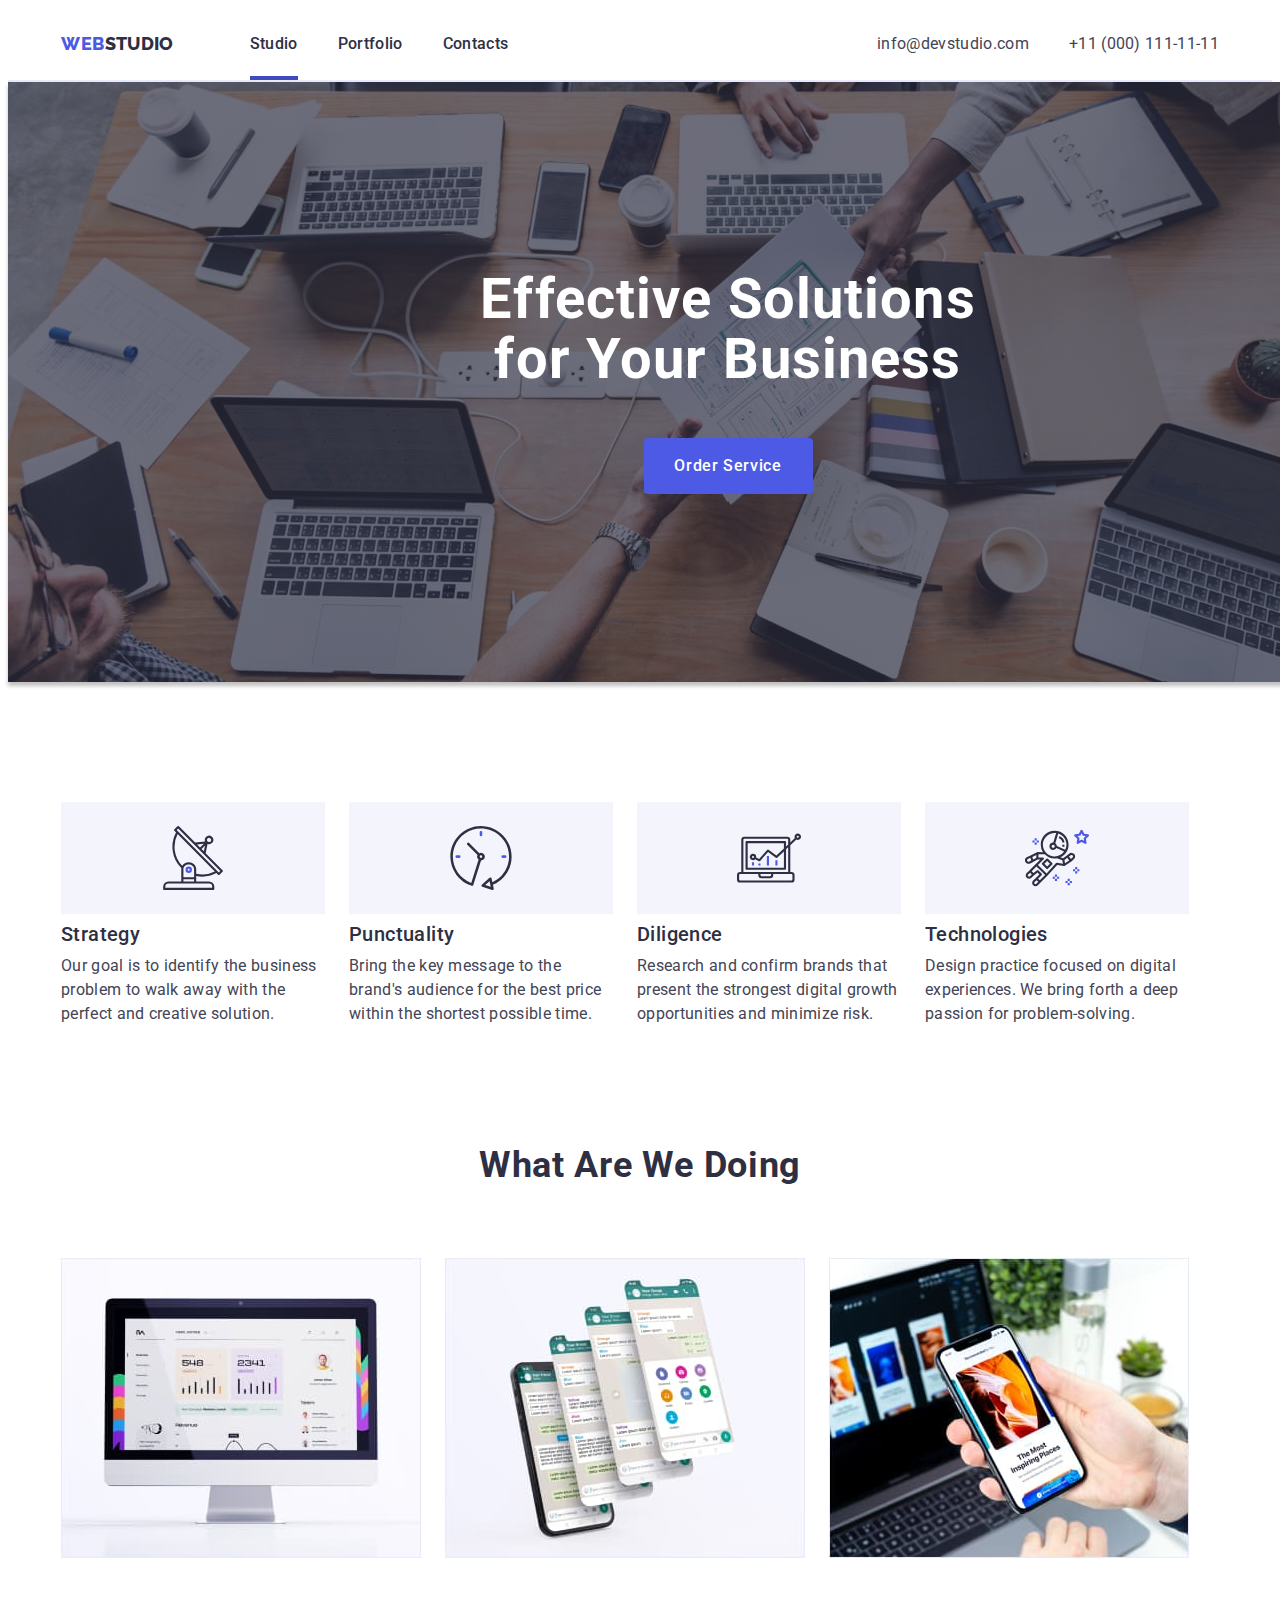
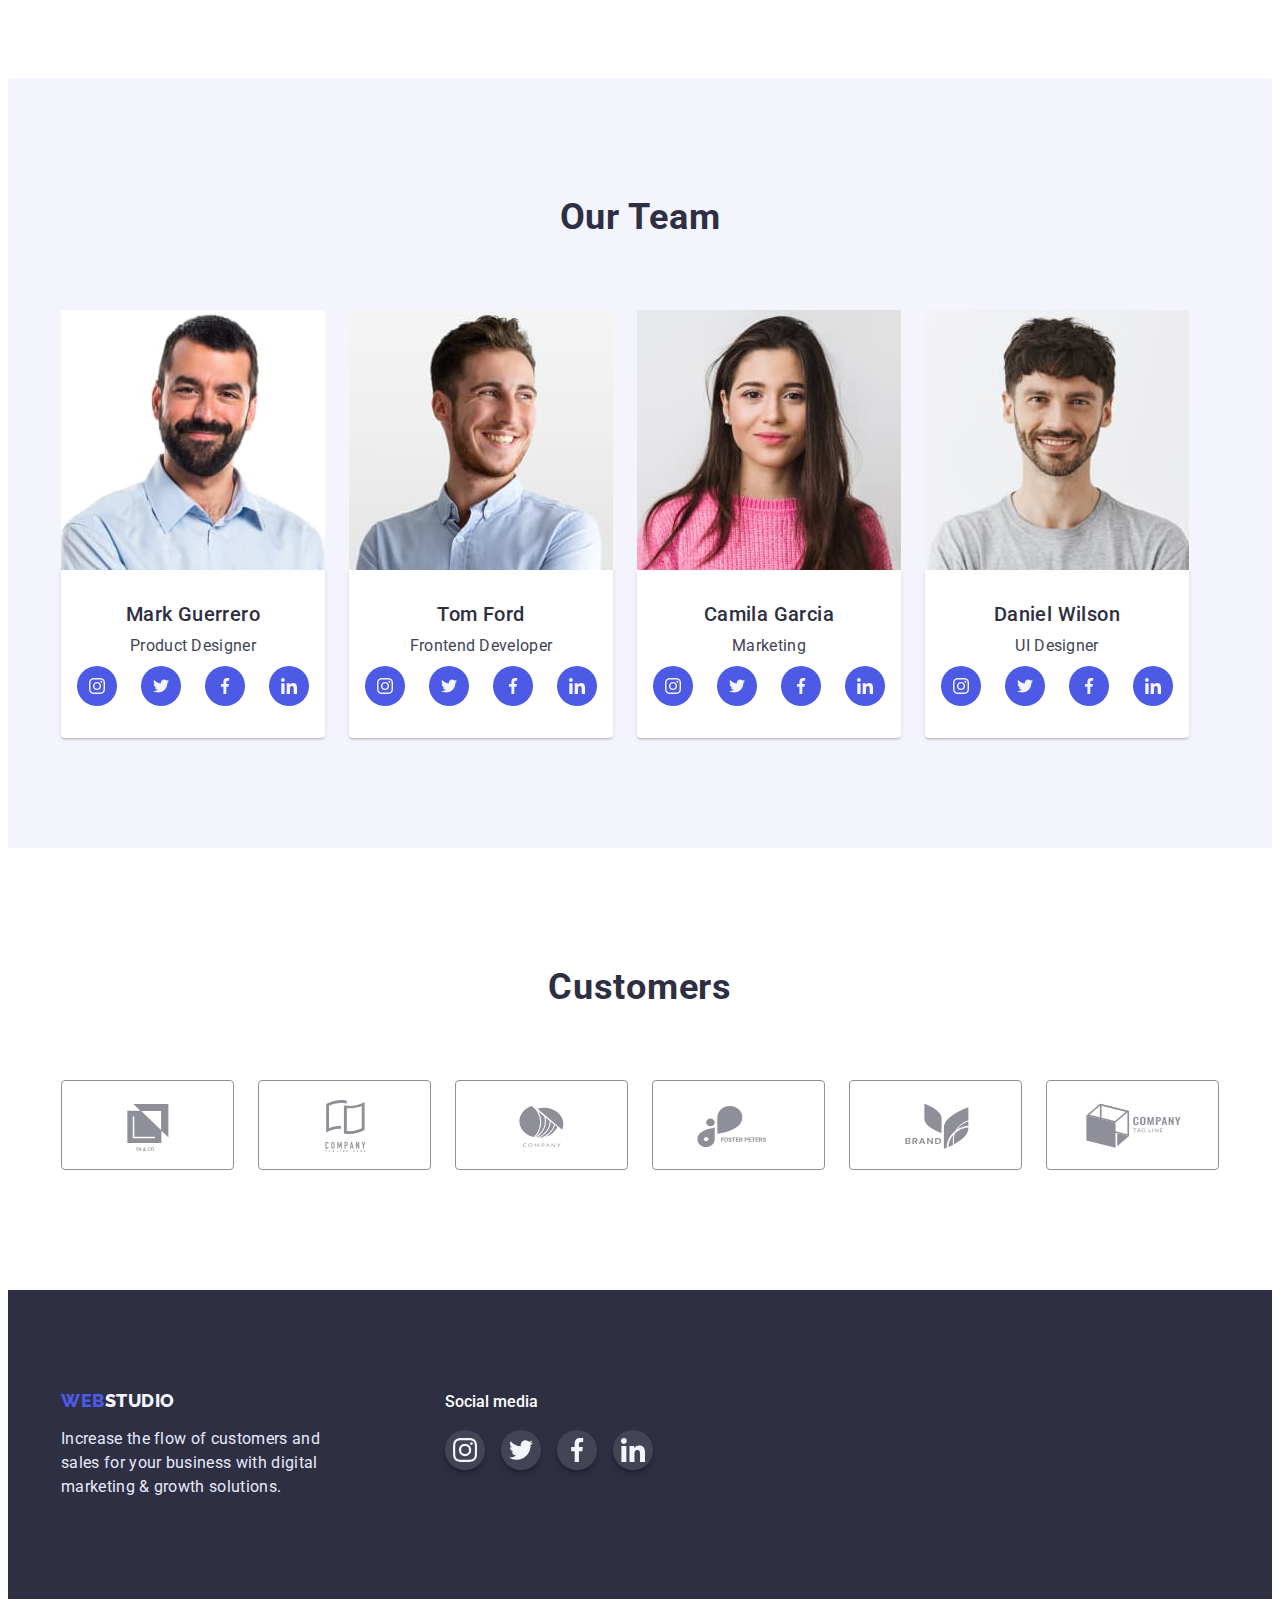
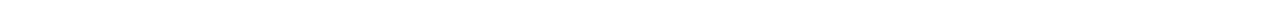
<file: index.html>
<!DOCTYPE html>
<html lang="en">
  <head>
    <meta charset="UTF-8" />
    <meta http-equiv="X-UA-Compatible" content="IE=edge" />
    <meta name="viewport" content="width=device-width, initial-scale=1.0" />
    <title>Webstudio</title>
    <link rel="preconnect" href="https://fonts.googleapis.com" />
    <link rel="preconnect" href="https://fonts.gstatic.com" crossorigin />
    <link
      href="https://fonts.googleapis.com/css2?family=Raleway:wght@800&family=Roboto:wght@400;500;700;900&display=swap"
      rel="stylesheet"
    />
    <link
      rel="stylesheet"
      href="https://cdnjs.cloudflare.com/ajax/libs/modern-normalize/1.1.0/modern-normalize.min.css"
      integrity="sha512-wpPYUAdjBVSE4KJnH1VR1HeZfpl1ub8YT/NKx4PuQ5NmX2tKuGu6U/JRp5y+Y8XG2tV+wKQpNHVUX03MfMFn9Q=="
      crossorigin="anonymous"
      referrerpolicy="no-referrer"
    />
    <link rel="stylesheet" href="./css/styles.css" />
  </head>
  <body>
    <header class="header">
      <div class="container main-nav">
        <nav class="header-nav list">
          <a class="logo link" href="./index.html"
            >Web<span class="logo-studio">Studio</span></a
          >
          <ul class="header-list list">
            <li class="item">
              <a class="header-item current link" href="./index.html">Studio</a>
            </li>
            <li class="item">
              <a class="header-item link" href="./portfolio.html">Portfolio</a>
            </li>
            <li class="item">
              <a class="header-item link" href="">Contacts</a>
            </li>
          </ul>
        </nav>
        <address class="contacts-address">
          <ul class="contacts list">
            <li class="item">
              <a class="contact-li link" href="mailto:info@devstudio.com"
                >info@devstudio.com</a
              >
            </li>
            <li class="item">
              <a class="contact-li link" href="tel:+110001111111"
                >+11 (000) 111-11-11</a
              >
            </li>
          </ul>
        </address>
      </div>
    </header>
    <main>
      <!-- Main banner -->
      <section class="banner">
        <div class="container">
          <h1 class="banner-title">Effective Solutions for Your Business</h1>
          <button class="banner-btn" data-modal-open type="button">Order Service</button>
        </div>
      </section>
      <!-- About company -->
      <section class="company">
        <div class="container">
          <h2 class="title-hidder" hidden>features</h2>
          <ul class="about-company list">
            <li>
              <div class="icon"><svg width="64" height="64" class="company-icon">
                <use href="./images/icon.svg#icon-antenna-1"></use></svg></div>
              <h3 class="guality-company">Strategy</h3>
              <p class="guality-comp-descr">
                Our goal is to identify the business problem to walk away with
                the perfect and creative solution.
              </p>
            </li>
            <li>
              <div class="icon"><svg width="64" height="64" class="company-icon">
                <use href="./images/icon.svg#icon-clock-1"></use></svg></div>
              <h3 class="guality-company">Punctuality</h3>
              <p class="guality-comp-descr">
                Bring the key message to the brand's audience for the best price
                within the shortest possible time.
              </p>
            </li>
            <li>
              <div class="icon"><svg width="64" height="64" class="company-icon">
                <use href="./images/icon.svg#icon-diagram-1"></use></svg></div>
              <h3 class="guality-company">Diligence</h3>
              <p class="guality-comp-descr">
                Research and confirm brands that present the strongest digital
                growth opportunities and minimize risk.
              </p>
            </li>
            <li>
              <div class="icon"><svg width="64" height="64" class="company-icon">
                <use href="./images/icon.svg#icon-astronaut-1"></use></svg></div>
              <h3 class="guality-company">Technologies</h3>
              <p class="guality-comp-descr">
                Design practice focused on digital experiences. We bring forth a
                deep passion for problem-solving.
              </p>
            </li>
          </ul>
        </div>
      </section>
      <!-- What are we doing -->
      <section class="doing">
        <div class="container">
          <h2 class="doing-title">What are we doing</h2>
          <ul class="doing-imgs list">
            <li>
              <img
                src="./images/computer.jpg"
                alt="computer"
                width="360"
                height="300"
              />
            </li>
            <li>
              <img
                src="./images/phone.jpg"
                alt="phone"
                width="360"
                height="300"
              />
            </li>
            <li>
              <img
                src="./images/technologies.jpg"
                alt="technologies"
                width="360"
                height="300"
              />
            </li>
          </ul>
        </div>
      </section>
      <!-- Our team -->
      <section class="team">
        <div class="container">
          <h2 class="our-team">Our Team</h2>
          <ul class="list-team list">
            <li>
              <img
                src="./images/Mark.jpg"
                alt="Mark"
                width="264"
                height="260"
              />
              <div class="data">
                <h3 class="name">Mark Guerrero</h3>
                <p class="direction">Product Designer</p>
                <ul class="ul team-list list">
                  <li class="team-soc-item">
                    <a class="team-soc-link link" href=""><svg width="16" height="16" class="team-soc-icon">
                        <use href="./images/icon.svg#icon-instagram-2"></use></svg></a></li>
                  <li class="team-soc-item">
                    <a class="team-soc-link link" href=""><svg width="16" height="16" class="team-soc-icon">
                        <use href="./images/icon.svg#icon-twitter-1"></use></svg></a></li>
                  <li class="team-soc-item">
                    <a class="team-soc-link link" href=""><svg width="16" height="16" class="team-soc-icon">
                        <use href="./images/icon.svg#icon-facebook-1"></use></svg></a></li>
                  <li class="team-soc-item">
                    <a class="team-soc-link link" href=""><svg width="16" height="16" class="team-soc-icon">
                        <use href="./images/icon.svg#icon-linkedin-1"></use></svg></a></li>
                </ul>
              </div>
            </li>
            <li>
              <img 
              src="./images/Tom.jpg" 
              alt="Tom" 
              width="264" 
              height="260" 
              />
              <div class="data">
                <h3 class="name">Tom Ford</h3>
                <p class="direction">Frontend Developer</p>
                <ul class="ul team-list list">
                  <li class="team-soc-item">
                    <a class="team-soc-link link" href=""><svg width="16" height="16" class="team-soc-icon">
                        <use href="./images/icon.svg#icon-instagram-2"></use></svg></a></li>
                  <li class="team-soc-item">
                    <a class="team-soc-link link" href=""><svg width="16" height="16" class="team-soc-icon">
                        <use href="./images/icon.svg#icon-twitter-1"></use></svg></a></li>
                  <li class="team-soc-item">
                    <a class="team-soc-link link" href=""><svg width="16" height="16" class="team-soc-icon">
                        <use href="./images/icon.svg#icon-facebook-1"></use></svg></a></li>
                  <li class="team-soc-item">
                    <a class="team-soc-link link" href=""><svg width="16" height="16" class="team-soc-icon">
                        <use href="./images/icon.svg#icon-linkedin-1"></use></svg></a></li>
                </ul>
              </div>
            </li>
            <li>
              <img
                src="./images/Camila.jpg"
                alt="Camila"
                width="264"
                height="260"
              />
              <div class="data">
                <h3 class="name">Camila Garcia</h3>
                <p class="direction">Marketing</p>
                <ul class="ul team-list list">
                  <li class="team-soc-item">
                    <a class="team-soc-link link" href=""><svg width="16" height="16" class="team-soc-icon">
                        <use href="./images/icon.svg#icon-instagram-2"></use></svg></a></li>
                  <li class="team-soc-item">
                    <a class="team-soc-link link" href=""><svg width="16" height="16" class="team-soc-icon">
                        <use href="./images/icon.svg#icon-twitter-1"></use></svg></a></li>
                  <li class="team-soc-item">
                    <a class="team-soc-link link" href=""><svg width="16" height="16" class="team-soc-icon">
                        <use href="./images/icon.svg#icon-facebook-1"></use></svg></a></li>
                  <li class="team-soc-item">
                    <a class="team-soc-link link" href=""><svg width="16" height="16" class="team-soc-icon">
                        <use href="./images/icon.svg#icon-linkedin-1"></use></svg></a></li>
                </ul>
              </div>
            </li>
            <li>
              <img
                src="./images/Daniel.jpg"
                alt="Daniel"
                width="264"
                height="260"
              />
              <div class="data">
                <h3 class="name">Daniel Wilson</h3>
                <p class="direction">UI Designer</p>
                <ul class="ul team-list list">
                  <li class="team-soc-item">
                    <a class="team-soc-link link" href=""><svg width="16" height="16" class="team-soc-icon">
                        <use href="./images/icon.svg#icon-instagram-2"></use></svg></a></li>
                  <li class="team-soc-item">
                    <a class="team-soc-link link" href=""><svg width="16" height="16" class="team-soc-icon">
                        <use href="./images/icon.svg#icon-twitter-1"></use></svg></a></li>
                  <li class="team-soc-item">
                    <a class="team-soc-link link" href=""><svg width="16" height="16" class="team-soc-icon">
                        <use href="./images/icon.svg#icon-facebook-1"></use></svg></a></li>
                  <li class="team-soc-item">
                    <a class="team-soc-link link" href=""><svg width="16" height="16" class="team-soc-icon">
                        <use href="./images/icon.svg#icon-linkedin-1"></use></svg></a></li>
                </ul>
              </div>
            </li>
          </ul>
        </div>
      </section>
      <!-- Customers -->
      <section class="customers">
        <div class="container">
          <h2 class="title-customers">Customers</h2>
          <ul class="our-customers list">
            <li class="box"><a class="box-icon" href=""><svg width="104" height="56" class="customer-icon">
              <use href="./images/icon.svg#icon-Logo"></use></svg></a></li>
            <li class="box"><a class="box-icon" href=""><svg width="104" height="56" class="customer-icon">
              <use href="./images/icon.svg#icon-Logo-1"></use></svg></a></li>
            <li class="box"><a class="box-icon" href=""><svg width="104" height="56" class="customer-icon">
              <use href="./images/icon.svg#icon-Logo-2"></use></svg></a></li>
            <li class="box"><a class="box-icon" href=""><svg width="104" height="56" class="customer-icon">
              <use href="./images/icon.svg#icon-Logo-3"></use></svg></a></li>
            <li class="box"><a class="box-icon" href=""><svg width="104" height="56" class="customer-icon">
              <use href="./images/icon.svg#icon-Logo-4"></use></svg></a></li>
            <li class="box"><a class="box-icon" href=""><svg width="104" height="56" class="customer-icon">
              <use href="./images/icon.svg#icon-Logo-5"></use></svg></a></li>
          </ul>
        </div>
      </section>
    </main>
    <footer class="footer">
      <div class="container logo-soc">
        <div class="footer-container">
          <a class="logo-footer link" href="./index.html"
            >Web<span class="studio-footer">Studio</span>
          </a>
          <p class="page-footer">
            Increase the flow of customers and sales for your business with
            digital marketing & growth solutions.
          </p>
        </div>
        <div class="footer-soc">
          <p class="title-footer-soc">Social media</p>
          <ul class="ul foorer-soc-list list">
            <li class="footer-soc-item">
              <a class="footer-soc-link link" href=""><svg width="24" height="24" class="footer-soc-icon">
                  <use href="./images/icon.svg#icon-instagram-2"></use></svg></a></li>
            <li class="footer-soc-item">
              <a class="footer-soc-link link" href=""><svg width="24" height="24" class="footer-soc-icon">
                  <use href="./images/icon.svg#icon-twitter-1"></use></svg></a></li>
            <li class="footer-soc-item">
              <a class="footer-soc-link link" href=""><svg width="24" height="24" class="footer-soc-icon">
                  <use href="./images/icon.svg#icon-facebook-1"></use></svg></a></li>
            <li class="footer-soc-item">
              <a class="footer-soc-link link" href=""><svg width="24" height="24" class="footer-soc-icon">
                  <use href="./images/icon.svg#icon-linkedin-1"></use></svg></a></li>
          </ul> 
 </div>
      </div>
    </footer>
    <div class="backdrop is-hidden" data-modal>
    <div class="modal">
      <button type="button" class="close-icom" data-modal-close><svg width="24" height="24"><use href="./images/icon.svg#icon-close-1"></use></svg></button>
    </div>
  </div>
    <script src="./js/modal.js"></script>
  </body>
</html>
</file>
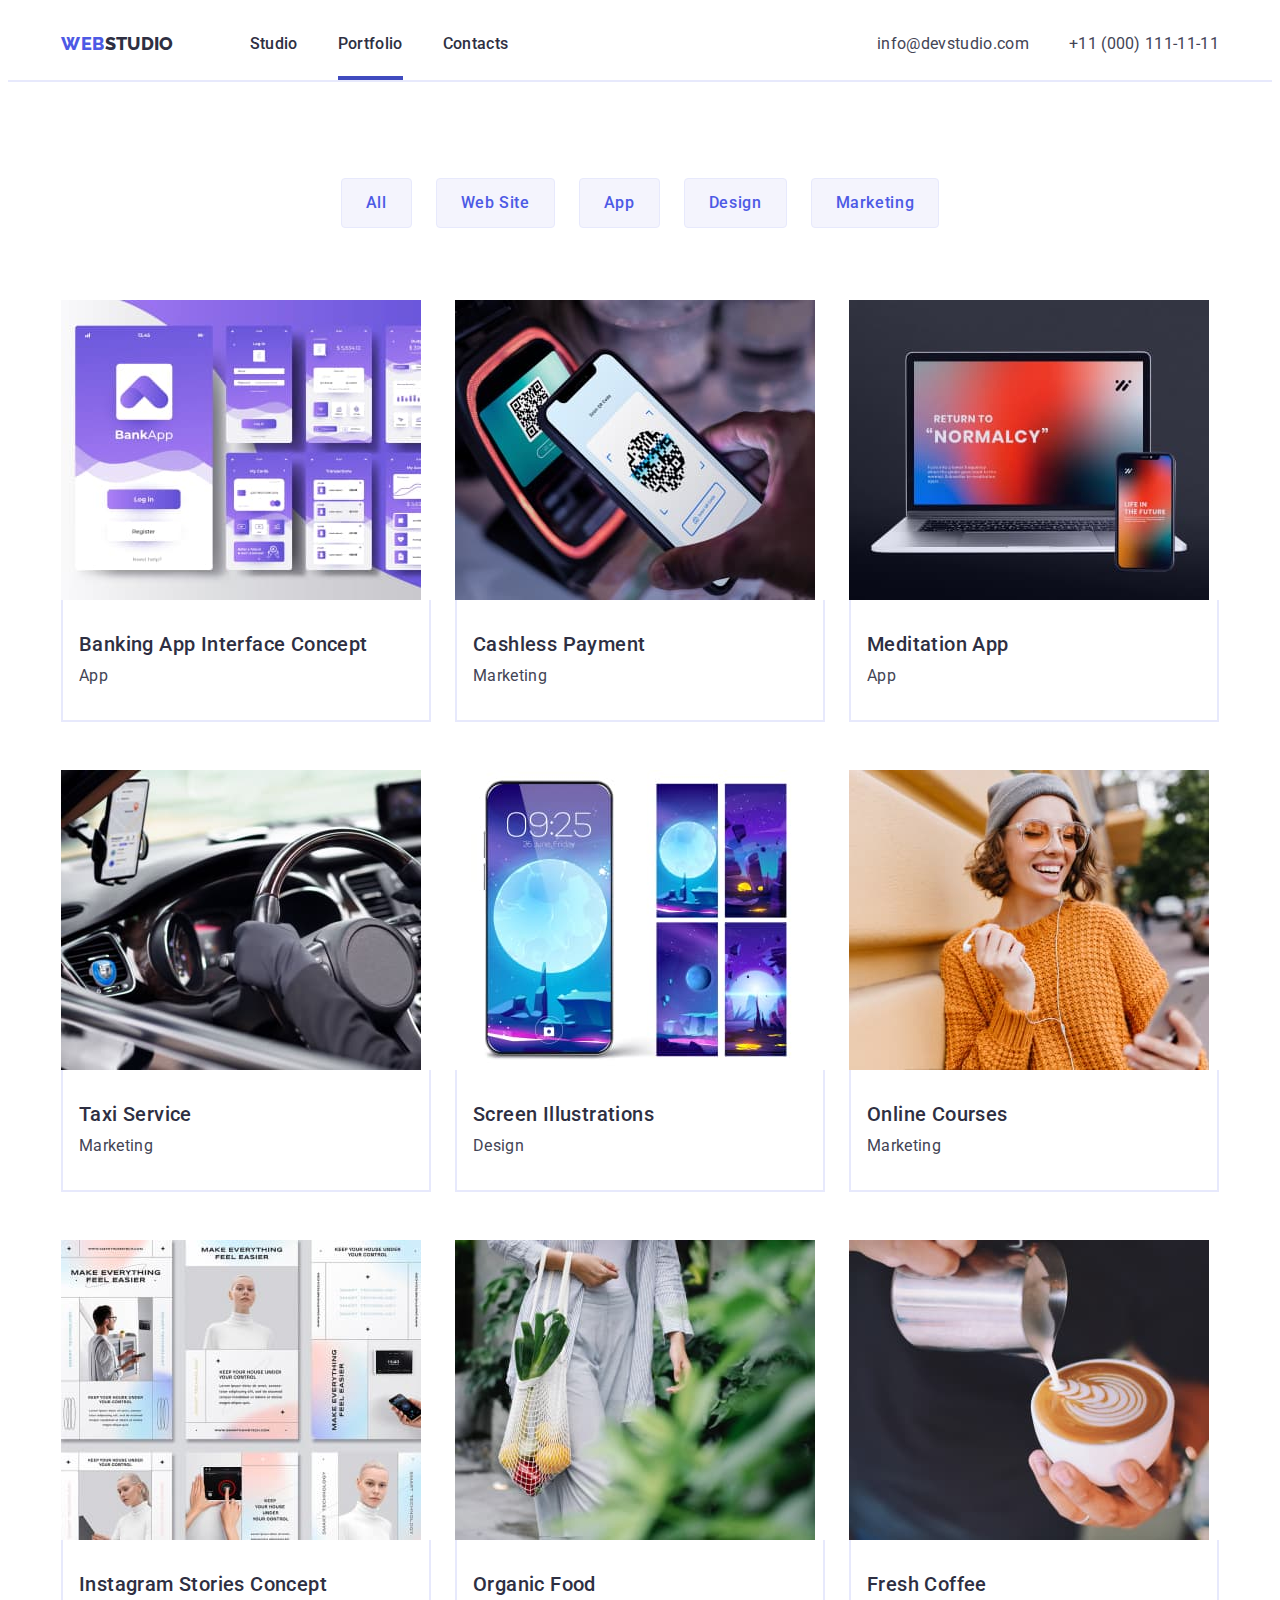
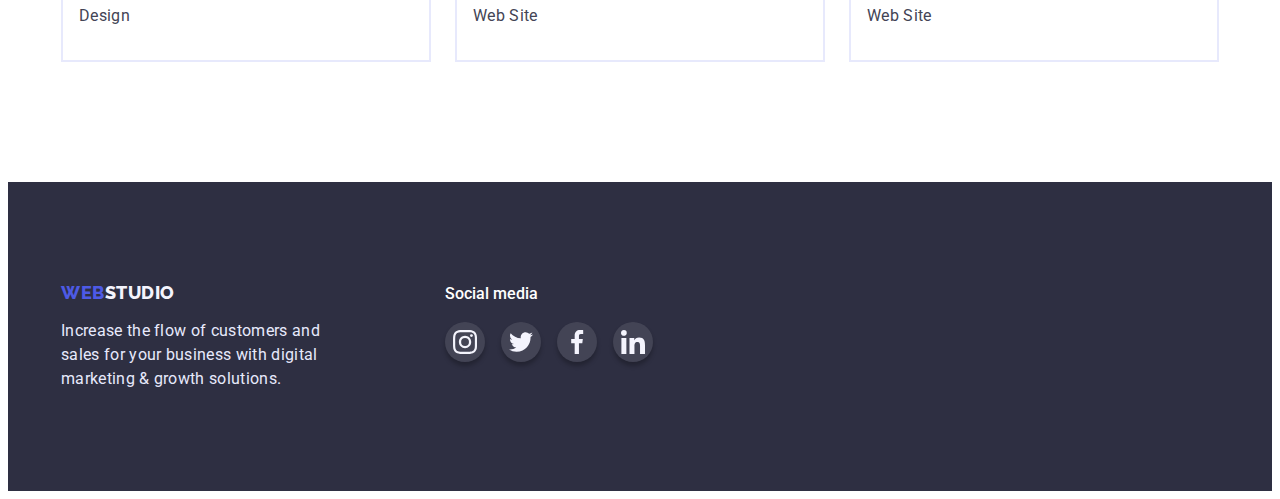
<file: portfolio.html>
<!DOCTYPE html>
<html lang="en">
  <head>
    <meta charset="UTF-8" />
    <meta http-equiv="X-UA-Compatible" content="IE=edge" />
    <meta name="viewport" content="width=device-width, initial-scale=1.0" />
    <title>Webstudio</title>
    <link rel="preconnect" href="https://fonts.googleapis.com" />
    <link rel="preconnect" href="https://fonts.gstatic.com" crossorigin />
    <link
      href="https://fonts.googleapis.com/css2?family=Raleway:wght@800&family=Roboto:wght@400;500;700;900&display=swap"
      rel="stylesheet"
    />
    <link
      rel="stylesheet"
      href="https://cdnjs.cloudflare.com/ajax/libs/modern-normalize/1.1.0/modern-normalize.min.css"
      integrity="sha512-wpPYUAdjBVSE4KJnH1VR1HeZfpl1ub8YT/NKx4PuQ5NmX2tKuGu6U/JRp5y+Y8XG2tV+wKQpNHVUX03MfMFn9Q=="
      crossorigin="anonymous"
      referrerpolicy="no-referrer"
    />
    <link rel="stylesheet" href="./css/styles.css" />
  </head>
  <body>
    <header class="header">
      <div class="container main-nav">
        <nav class="header-nav list">
          <a class="logo link" href="./index.html"
            >Web<span class="logo-studio">Studio</span></a
          >
          <ul class="header-list list">
            <li class="item">
              <a class="header-item link" href="./index.html">Studio</a>
            </li>
            <li class="item current">
              <a class="header-item link" href="./portfolio.html">Portfolio</a>
            </li>
            <li class="item">
              <a class="header-item link" href="">Contacts</a>
            </li>
          </ul>
        </nav>
        <address class="contacts-address">
          <ul class="contacts list">
            <li class="item">
              <a class="contact-li link" href="mailto:info@devstudio.com"
                >info@devstudio.com</a
              >
            </li>
            <li class="item">
              <a class="contact-li link" href="tel:+110001111111"
                >+11 (000) 111-11-11</a
              >
            </li>
          </ul>
        </address>
      </div>
    </header>
    <main>
    <section class="buttons-pictures">
      <div class="container">
      <h1 class="title-btn" hidden>features</h1>
      <!-------------- buttons-------------->
      <ul class="portf-butns list">
        <li>
            <button class="portf-butn-list" type="button">All</button>
        </li>
        <li>
            <button class="portf-butn-list" type="button">Web Site</button>
        </li>
        <li>
            <button class="portf-butn-list" type="button">App</button>
        </li>
        <li>
            <button class="portf-butn-list" type="button">Design</button>
        </li>
        <li>
            <button class="portf-butn-list" type="button">Marketing</button>
        </li>
    </ul>
    <!------------- pictures--------------------->
    <ul class="portf-typs list">
        <li class="img-li">
          <a class="portf-list-img link" href="#"><div class="picture"><img src="./images/banking.jpg" alt="banking" width="360"/>
            <p class="paragraph">14 Stylish and User-Friendly App Design Concepts · Task Manager App · Calorie Tracker App · Exotic Fruit Ecommerce App · Cloud Storage App</p></div>
          <div class="brd-text"><h2 class="title-img">Banking App Interface Concept</h2>
            <p class="portf-list">App</p></div></a>
        </li>
        <li class="img-li">
          <a class="portf-list-img link" href="#"><div class="picture"><img src="./images/cashless.jpg" alt="cashless" width="360"/>
            <p class="paragraph">14 Stylish and User-Friendly App Design Concepts · Task Manager App · Calorie Tracker App · Exotic Fruit Ecommerce App · Cloud Storage App</p></div>
            <div class="brd-text"><h2 class="title-img">Cashless Payment</h2>
          <p class="portf-list">Marketing</p></div></a>
        </li>
        <li class="img-li">
          <a class="portf-list-img link" href="#"><div class="picture"><img src="./images/meditaion.jpg" alt="meditaion" width="360"/>
            <p class="paragraph">14 Stylish and User-Friendly App Design Concepts · Task Manager App · Calorie Tracker App · Exotic Fruit Ecommerce App · Cloud Storage App</p></div>
          <div class="brd-text"><h2 class="title-img">Meditation App</h2>
          <p class="portf-list">App</p></div></a>
        </li>
      <li class="img-li">
        <a class="portf-list-img link" href="#"><div class="picture"><img src="./images/taxi.jpg" alt="Taxi" width="360"/>
          <p class="paragraph">14 Stylish and User-Friendly App Design Concepts · Task Manager App · Calorie Tracker App · Exotic Fruit Ecommerce App · Cloud Storage App</p></div>
        <div class="brd-text"><h2 class="title-img">Taxi Service</h2>
        <p class="portf-list">Marketing</p></div></a>
      </li>
      <li class="img-li">
        <a class="portf-list-img link" href="#"><div class="picture"><img src="./images/screen.jpg" alt="Screen" width="360"/>
          <p class="paragraph">14 Stylish and User-Friendly App Design Concepts · Task Manager App · Calorie Tracker App · Exotic Fruit Ecommerce App · Cloud Storage App</p></div>
        <div class="brd-text"><h2 class="title-img">Screen Illustrations</h2>
        <p class="portf-list">Design</p></div></a>
      </li>
      <li class="img-li">
        <a class="portf-list-img link" href="#"><div class="picture"><img src="./images/online.jpg" alt="Online" width="360"/>
          <p class="paragraph">14 Stylish and User-Friendly App Design Concepts · Task Manager App · Calorie Tracker App · Exotic Fruit Ecommerce App · Cloud Storage App</p></div>
        <div class="brd-text"><h2 class="title-img">Online Courses</h2>
        <p class="portf-list">Marketing</p></div></a>
      </li>
      <li class="img-li">
        <a class="portf-list-img link" href="#"><div class="picture"><img src="./images/insta.jpg" alt="Insta" width="360"/>
          <p class="paragraph">14 Stylish and User-Friendly App Design Concepts · Task Manager App · Calorie Tracker App · Exotic Fruit Ecommerce App · Cloud Storage App</p></div>
        <div class="brd-text"><h2 class="title-img">Instagram Stories Concept</h2>
        <p class="portf-list">Design</p></div></a>
      </li>
      <li class="img-li">
        <a class="portf-list-img link" href="#"><div class="picture"><img src="./images/food.jpg" alt="Food" width="360"/>
          <p class="paragraph">14 Stylish and User-Friendly App Design Concepts · Task Manager App · Calorie Tracker App · Exotic Fruit Ecommerce App · Cloud Storage App</p></div>
        <div class="brd-text"><h2 class="title-img">Organic Food</h2>
        <p class="portf-list">Web Site</p></div></a>
      </li>
      <li class="img-li">
        <a class="portf-list-img link" href="#"><div class="picture"><img src="./images/coffee.jpg" alt="Coffee" width="360"/>
          <p class="paragraph">14 Stylish and User-Friendly App Design Concepts · Task Manager App · Calorie Tracker App · Exotic Fruit Ecommerce App · Cloud Storage App</p></div>
        <div class="brd-text"><h2 class="title-img">Fresh Coffee</h2>
        <p class="portf-list">Web Site</p></div></a>
      </li>
    </ul>
    </section>
  </main>
  <footer class="footer">
    <div class="container logo-soc">
      <div class="footer-container">
        <a class="logo-footer link" href="./index.html"
          >Web<span class="studio-footer">Studio</span>
        </a>
        <p class="page-footer">
          Increase the flow of customers and sales for your business with
          digital marketing & growth solutions.
        </p>
      </div>
      <div class="footer-soc">
        <p class="title-footer-soc">Social media</p>
        <ul class="ul foorer-soc-list list">
          <li class="footer-soc-item">
            <a class="footer-soc-link link" href=""><svg width="24" height="24" class="footer-soc-icon">
                <use href="./images/icon.svg#icon-instagram-2"></use></svg></a></li>
          <li class="footer-soc-item">
            <a class="footer-soc-link link" href=""><svg width="24" height="24" class="footer-soc-icon">
                <use href="./images/icon.svg#icon-twitter-1"></use></svg></a></li>
          <li class="footer-soc-item">
            <a class="footer-soc-link link" href=""><svg width="24" height="24" class="footer-soc-icon">
                <use href="./images/icon.svg#icon-facebook-1"></use></svg></a></li>
          <li class="footer-soc-item">
            <a class="footer-soc-link link" href=""><svg width="24" height="24" class="footer-soc-icon">
                <use href="./images/icon.svg#icon-linkedin-1"></use></svg></a></li>
        </ul> 
</div>
    </div>
  </footer>
</body>
</html>
</file>
<file: css/styles.css>
html{
    box-sizing: border-box;
}
:root{
--primary-text-color: #434455;
--title-text-color: #4D5AE5;
--accent-color: #2E2F42;
--hover-fokus-color: #404bbf;
--text-footer: #E7E9FC;
--white: #FFFFFF;
--light-color: #F4F4FD;
--buutton-background: #F4F4FD;
--light-gray: #8E8F99;
--grad: linear-gradient( rgba(46, 47, 66, 0.7),rgba(46, 47, 66, 0.7))    
}
body{
    font-family: 'Roboto', sans-serif;
    color: var(--primary-text-color); 
}
/*-----------------header--------------------*/
.link{
    text-decoration: none;
}
.list{
    padding: 0;
    margin: 0;
    list-style: none;
    }
 *,
 * ::before
 ::after{
    box-sizing: border-box;
 }
 .container{
    width: 1158px;
    padding-left: 15px;
    padding-right: 15px;
    margin-left: auto;
    margin-right: auto;
 }
h1,h2,h3,h4,p{
    margin-top: 0;
    margin-bottom: 0;
}
ul{
    margin-top: 0;
    margin-bottom: 0;
}
img{
    display: block;
}
.header{
    border-bottom: 2px solid var(--text-footer);
}
.main-nav{
    display: flex;
    align-items: center;
    justify-content: space-between;
}
.logo{
    font-family: 'Raleway', sans-serif;
    font-weight: 800;
    font-size: 18px;
    line-height: 1.17;
    letter-spacing: 0.03em;
    text-transform: uppercase;
    color: var(--title-text-color);
}
.logo-studio{
    font-family: 'Raleway', sans-serif;
    font-weight: 800;
    font-size: 18px;
    line-height: 1.33;
    letter-spacing: 0.02em;
    color: var(--accent-color);
}
.header-nav{
    display: flex;
    align-items: center;
}
.current::after{
    content: "";
    position: absolute;
    left: 0;
    bottom: 0;
    display: block;
    width: 100%;
    height: 4px;
    background-color: var(--hover-fokus-color);
}
.item{
    position: relative;
}
.header-nav .header-item:hover,
.header-nav .header-item:focus{
    color: var(--hover-fokus-color);
 }
    .header-list{
        display: flex;
        margin-left: 76px;
    }
    .header-list .item + .item{
        margin-left: 40px;
    }
.header-list .link{
    display: block;
    padding-top: 24px;
    padding-bottom: 24px;
    font-weight: 500;
    font-size: 16px;
    line-height: 1.5;
    letter-spacing: 0.02em;
    color: var(--accent-color);
}
.contacts-address{
    font-style: normal;
}
.contacts .contact-li:hover,
.contacts .contact-li:focus{
    color: var(--hover-fokus-color);
}

.contacts .item + .item{
    margin-left: 40px;
}
    .contacts{
        display: flex;
        margin-right: auto;
    }
    .contact-li{
        font-size: 16px;
        line-height: 1.5;
        letter-spacing: 0.02em;
        color: var(--primary-text-color);

        transition-property: color;
        transition-duration: 250ms;
        transition-timing-function: cubic-bezier(0.4, 0, 0.2, 1);
        }
   
    /*--------------Main banner------------------*/
    .banner{
        width: 1440px;
        margin-left: auto;
        margin-right: auto;
        background-color: var(--accent-color);
        background-image: var(--grad), url(../images/banner.jpg);
        background-repeat: no-repeat;
        background-position: center;
        background-size: cover;
        padding-top: 188px;
        padding-bottom: 188px;
        box-shadow: 0px 4px 4px rgba(0, 0, 0, 0.25);
    }
    .banner-title{
        font-weight: 700;
        font-size: 56px;
        line-height: 1.07;
        letter-spacing: 0.02em;
        text-align: center;
        margin-left: auto;
        margin-right: auto;
        width: 496px;
        height: 120px;
        color: var(--white);
    }
    .banner .banner-btn:hover,
    .banner .banner-btn:focus{
    background-color: var(--hover-fokus-color);
    }
    .banner-btn{
        font-family: 'Roboto', sans-serif;
        font-weight: 500;
        font-size: 16px;
        line-height: 1.5;
        letter-spacing: 0.04em;
        margin-left: auto;
        margin-right: auto;
        width: 169px;
        height: 56px;
        margin-top: 48px;
        color: var(--white);
        background: var(--title-text-color);
        border-radius: 4px;
        border: none;
        cursor: pointer;
        display: block;

        transition-property: background-color;
        transition-duration: 250ms;
        transition-timing-function: cubic-bezier(0.4, 0, 0.2, 1);
    }
    /*----------------About company-----------------*/
    .company{
        padding-top: 120px;
        padding-bottom: 120px;
    }
    .about-company{
        display: flex;
        gap: 24px;
    }
    .icon{
        display: flex;
        justify-content: center;
        align-items: center;
        height: 112px;
        margin-bottom: 8px;
        background-color: var(--light-color);
        cursor: pointer;
    }
    .guality-company{
        font-weight: 500;
        font-size: 20px;
        line-height: 1.2;
        letter-spacing: 0.02em;
        margin-bottom: 8px;
        color: var(--accent-color);    
    }
    .guality-comp-descr{
        font-size: 16px;
        line-height: 1.5;
        letter-spacing: 0.02em;
        width: 264px;
        height: 72px;
        color: var(--primary-text-color);
    }
    /*----------------What are we doing---------------*/
    .doing{
        padding-bottom: 120px;
    }

    .doing-title{
        text-align: center;
        font-weight: 700;
        font-size: 36px;
        line-height: 1.11;
        letter-spacing: 0.02em;
        text-transform: capitalize;
        color: var(--accent-color);
        margin-bottom: 72px;
    }
    .doing-imgs{
        display: flex;
        gap: 24px;
    }
    /*------------------Our team---------------------*/
    .team{
        padding-top: 120px;
        padding-bottom: 110px;
        background-color: var(--light-color);
    }
    .our-team{
        font-weight: 700;
        font-size: 36px;
        line-height: 1.11;
        letter-spacing: 0.02em;
        margin-bottom: 72px;
        text-align: center;
        text-transform: capitalize;
        color: var(--accent-color);
    }
    .list-team{
        display: flex;
        width: calc((100% - 72px) / 4);
        gap: 24px;
    }
    .data{
        padding-top: 32px;
        padding-bottom: 32px;
        text-align: center;
        background-color: var(--white);
        box-shadow: 0px 1px 6px rgba(46, 47, 66, 0.08), 0px 1px 1px rgba(46, 47, 66, 0.16), 0px 2px 1px rgba(46, 47, 66, 0.08);
        border-radius: 0px 0px 4px 4px;
    }
    .name{
        font-weight: 500;
        font-size: 20px;
        line-height: 1.2;
        letter-spacing: 0.02em;
        margin-bottom: 8px;
        color: var(--accent-color);
    }
    .direction{
        font-size: 16px;
        line-height: 1.5;
        letter-spacing: 0.02em;
        margin-bottom: 8px;
        color: var(--primary-text-color);
    }
    .team-list{
        display: flex;
        justify-content: center;
        gap: 24px;
    }
    .team-soc-item{
        width: 40px;
        height: 40px;
    }
    .team-soc-link{
        width: 100%;
        height: 100%;
        border-radius: 50%;
        background-color: var(--title-text-color);
        display: flex;
        align-items: center;
        justify-content: center;
        fill: var(--light-color);

        transition-property: background-color;
        transition-duration: 250ms;
        transition-timing-function: cubic-bezier(0.4, 0, 0.2, 1);
    }
    .team-soc-link:hover{
        background-color: var(--hover-fokus-color);
    }
    /*----------------Customers--------------------*/
    .customers{
        padding-top: 120px;
        padding-bottom: 120px;
    }
    .title-customers{
        font-weight: 700;
        font-size: 36px;
        line-height: 1.11;
        letter-spacing: 0.02em;
        margin-bottom: 72px;
        text-align: center;
        text-transform: capitalize;
        color: var(--accent-color);
    }
    .our-customers{
        display: flex;
        gap: 24px;
    }
    .box{
        width: calc((100% - 120px) / 6);
    }
    .box-icon{
        display: flex;
        justify-content: center;
        align-items: center;
        height: 88px;
        border-radius: 4px;
        border: 1px solid #8E8F99;
        fill: var(--light-gray);

        transition-property: border-color;
        transition-duration: 250ms;
        transition-timing-function: cubic-bezier(0.4, 0, 0.2, 1);
    }
    .customer-icon{
        transition-property: fill;
        transition-duration: 250ms;
        transition-timing-function: cubic-bezier(0.4, 0, 0.2, 1);
    }
    .box-icon:hover{
        border-color: var(--hover-fokus-color);
    }
    .box-icon:hover .customer-icon{
        fill: var(--hover-fokus-color)
    }

    /*----------------portfolio--------------------*/
    /*------buttons------------*/
    .buttons-pictures{
            display: flex;
            padding-top: 96px;
            padding-bottom: 120px;
            justify-items: center;
    }
    .portf-butns .portf-butn-list:hover,
    .portf-butns .portf-butn-list:focus{
        background-color: var(--hover-fokus-color);
        border-color: var(--hover-fokus-color);
        color: var(--white);
        box-shadow: 0px 3px 1px rgba(0, 0, 0, 0.1), 0px 2px 1px rgba(0, 0, 0, 0.08), 0px 2px 2px rgba(0, 0, 0, 0.12);
    }
    .title-btn{
        position: absolute;
        width: 1px;
        height: 1px;
        margin: -1px;
        border: 0;
        padding: 0;
        white-space: nowrap;
        clip-path: inset(100%);
        clip: rect(0 0 0 0);
        overflow: hidden;
    }
    .brd-text{
        padding: 32px 16px;
        border: 2px solid var(--text-footer); 
        border-top: 0; 
    }
    .portf-butns{
        display: flex;
        justify-content: center;
        margin-bottom: 72px;
        gap: 24px;
    }
    .portf-butn-list{
        font-family: 'Roboto', sans-serif;
        font-weight: 500;
        font-size: 16px;
        line-height: 1.5;
        letter-spacing: 0.04em;
        padding: 12px 24px;
        color: var(--title-text-color); 
        background: var(--buutton-background);
        border-radius: 4px;
        border: 1px solid var(--text-footer);
        cursor: pointer;

        transition-property: background-color, border-color, color, box-shadow;
        transition-duration: 250ms;
        transition-timing-function: cubic-bezier(0.4, 0, 0.2, 1);
    }
    .link{
        text-decoration: none;
    }

/*---------pictures---------*/
.img{
    padding-bottom: 120px;
}
.img-li{
    width: calc((100% - 48px) /3);
}
.portf-typs{
    display: flex;
    flex-wrap: wrap;
    row-gap: 48px;
    column-gap: 24px;
}
.img-li:hover .paragraph{
    transform: translateY(0);
}
.picture{
    position: relative; 
    overflow: hidden;
 }
 .paragraph{
     position: absolute;
     top: 0;
     left: 0;
     height: 100%;
     font-weight: 400;
     font-size: 16px;
     line-height: 1.5;
     padding: 40px 32px 164px;
     color: var(--light-color);
     background-color: var(--title-text-color);
     transform: translateY(100%);
     transition: transform 250ms cubic-bezier(0.4, 0, 0.2, 1);
 }
.portf-typs .img-li:hover{
    box-shadow: 0px 1px 6px rgba(46, 47, 66, 0.08), 0px 1px 1px rgba(46, 47, 66, 0.16), 0px 2px 1px rgba(46, 47, 66, 0.08);
}
.portf-list{
    display: block;
    font-weight: 400;
    font-size: 16px;
    line-height: 1.5;
    letter-spacing: 0.02em;
    color: var(--primary-text-color);

    transition-property: box-shadow;
    transition-duration: 250ms;
    transition-timing-function: cubic-bezier(0.4, 0, 0.2, 1);
}    
.title-img{
        font-weight: 500;
        font-size: 20px;
        line-height: 1.2;
        letter-spacing: 0.02em;
        margin-bottom: 8px;
        color: var(--accent-color);
        }
    /*-----------------footer--------------------*/
    .footer{
        padding-top: 100px;
        padding-bottom: 100px;
        background: var(--accent-color);
    }
    .footer-container{
        width: 264px;
    }
    .logo-soc{
        display: flex;
    }
    .logo-footer{
        font-family: 'Raleway', sans-serif;
        font-style: normal;
        font-weight: 800;
        font-size: 18px;
        line-height: 1.17;
        letter-spacing: 0.03em;
        text-transform: uppercase;
        color: var(--title-text-color);
    }
    .studio-footer{
        font-family: 'Raleway', sans-serif;
        font-weight: 800;
        font-size: 18px;
        line-height: 1,16;
        letter-spacing: 0.03em;
        color: var(--light-color);
    }
    .page-footer{
        margin-top: 16px;
        font-weight: 400;
        font-size: 16px;
        line-height: 1.5;
        letter-spacing: 0.02em;
        color: var(--text-footer);
    }
    .footer-soc{
        margin-left: 120px;
    }
    .title-footer-soc{
        font-weight: 500;
        font-size: 16px;
        line-height: 1.5;
        margin-bottom: 16px;
        color: var(--white);
        }
    .foorer-soc-list{
        display: flex;
        justify-content: center;
        gap: 16px;
    }
    .footer-soc-item{
        width: 40px;
        height: 40px;
    }
    .footer-soc-link{
        display: flex;
        align-items: center;
        justify-content: center;
        width: 100%;
        height: 100%;
        border-radius: 50%;
        background-color: rgba(255, 255, 255, 0.1);
        box-shadow: 0px 4px 4px rgba(0, 0, 0, 0.25);
        
        transition-property: background-color;
        transition-duration: 250ms;
        transition-timing-function: cubic-bezier(0.4, 0, 0.2, 1);
    }
    .footer-soc-icon{
        fill: #F4F4FD;
    }
    .footer-soc-link:hover{
        background-color: #31D0AA;
    }
    .backdrop{
        position: fixed;
        top: 0;
        width: 100%;
        height: 100%;
        background-color: rgba(48, 48, 48, 0.5);
    }
    .modal{
        width: 408px;
        min-height: 576px;
        background-color: var(--white);
        border-radius: 4px;
        position: absolute;
        top: 50%;
        left: 50%;
        transform: translate(-50%, -50%);
        padding: 24px;
    }
    .close-icom{
        display: block;
        margin-left: auto;
        border: none;
        background-color: var(--white);
        cursor: pointer;
    }
    .is-hidden{
        opacity: o;
        visibility: hidden;
        pointer-events: none;
    }
</file>
